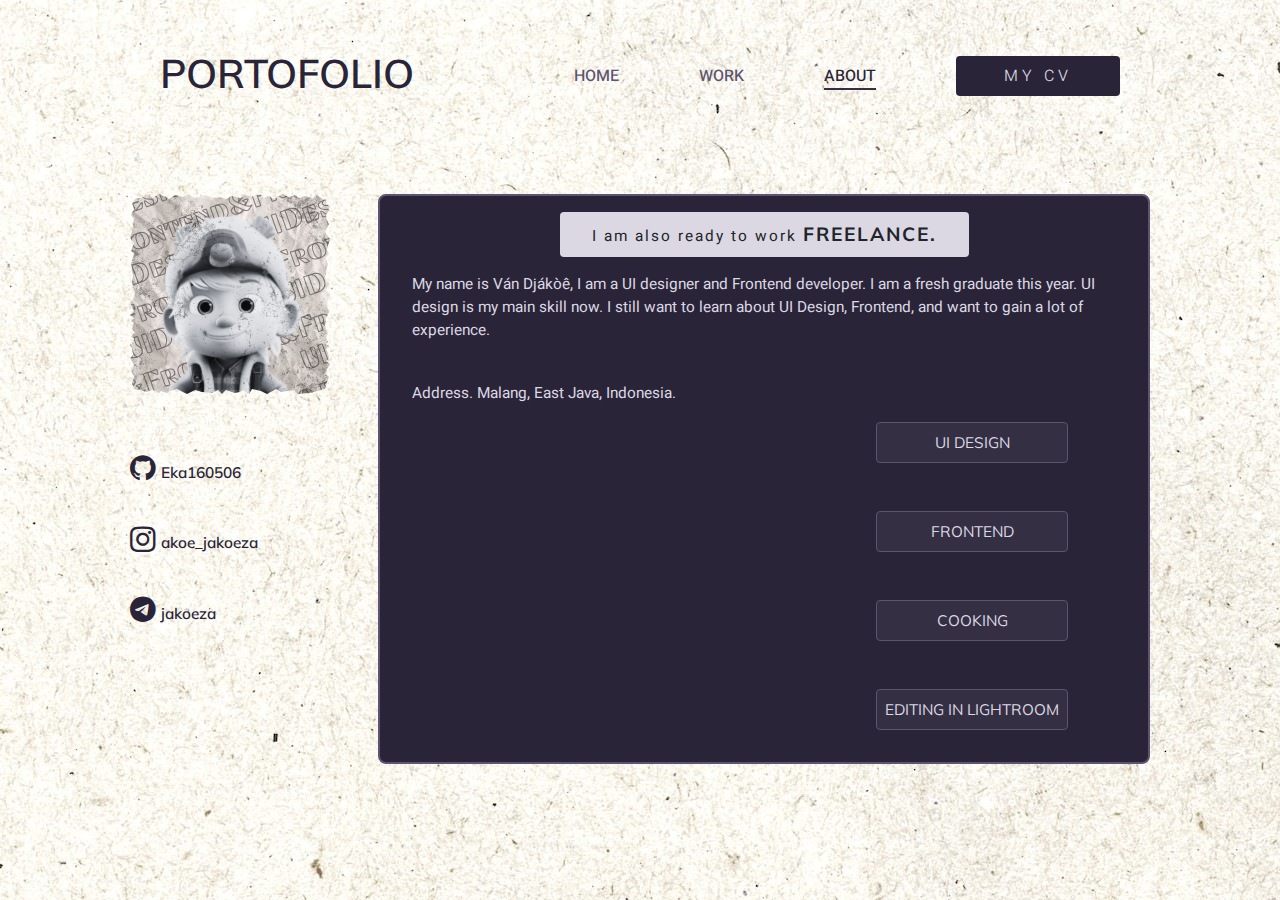
<file: about.html>
<!DOCTYPE html>
<html lang="en">
  <head>
    <meta charset="UTF-8" />
    <meta name="viewport" content="width=device-width, initial-scale=1.0" />
    <link
      rel="stylesheet"
      href="https://cdn.jsdelivr.net/npm/bootstrap@5.2.3/dist/css/bootstrap.min.css"
    />
    <link rel="stylesheet" href="https://cdn.jsdelivr.net/npm/bootstrap-icons@1.11.1/font/bootstrap-icons.css">
    <link rel="icon" href="image/icon.png">
    <link rel="stylesheet" href="style.css" />
    <title>Document</title>
  </head>
  <body>
    <section id="ketiga">
      <div class="navbar">
        <div class="logo">PORTOFOLIO</div>
        <ul>
          <li class="home"><a href="index.html">home</a></li>
          <li class="works"><a href="work.html">work</a></li>
          <li class="about"><a href="about.html">about</a></li>
          <li class="cv">
            <a
              href="https://profile.indeed.com/p/satriae-my8h689"
              target="_blank"
              >my cv</a
            >
          </li>
        </ul>
      </div>
      <div class="container">
        <div class="box">
          <div class="box-profile">
            <div class="photo">
              <img src="image/profile.png" alt="" height="200" width="200"/>
            </div>
            <div class="social">
              <ul>
                <li class="github">
                  <i class="bi bi-github"></i>
                  <a href="https://github.com/Eka160506" target="_blank">Eka160506</a>
                </li>
                <li class="instagram">
                  <i class="bi bi-instagram"></i>
                  <a href="https://instagram.com/akoe_jakoeza?igshid=NzZlODBkYWE4Ng==" target="_blank">akoe_jakoeza</a>
                </li>
                <li class="telegram">
                  <i class="bi bi-telegram"></i>
                  <a href="https://t.me/jakoeza" target="_blank">jakoeza</a>
                </li>
              </ul>
            </div>
          </div>
          <div class="box-desk">
            <div class="job">
              <p>I am also ready to work <span>freelance.</span></p>
            </div>
            <div class="desk">
              <p>My name is Ván Djákòê, I am a UI designer and Frontend developer. I am a fresh graduate this year. UI design is my main skill now. I still want to learn about UI Design, Frontend, and want to gain a lot of experience.</p>
            </div>
            <div class="box-flex">
              <div class="location">
                <p>Address. Malang, East Java, Indonesia.</p>
                <iframe src="https://www.google.com/maps/embed?pb=!1m18!1m12!1m3!1d598.8052507427535!2d112.6884133957014!3d-7.952701716455088!2m3!1f0!2f0!3f0!3m2!1i1024!2i768!4f13.1!3m3!1m2!1s0x2dd62918d6e1404b%3A0xe080063bf89d8890!2sPangkalan%20LPG%203KG%20Sulistyowati!5e0!3m2!1sid!2sid!4v1698419525783!5m2!1sid!2sid" width="400" height="300" style="border:0;" allowfullscreen="" loading="lazy" referrerpolicy="no-referrer-when-downgrade"></iframe>
              </div>
              <div class="skill">
                <ul>
                  <li>UI Design</li>
                  <li>Frontend</li>
                  <li>Cooking</li>
                  <li>Editing In Lightroom</li>
                </ul>
              </div>
            </div>
          </div>
        </div>  
      </div>
    </section>

    <!-- srcipt -->
    <script src="https://cdn.jsdelivr.net/npm/bootstrap@5.2.3/dist/js/bootstrap.bundle.min.js"></script>
  </body>
</html>
</file>
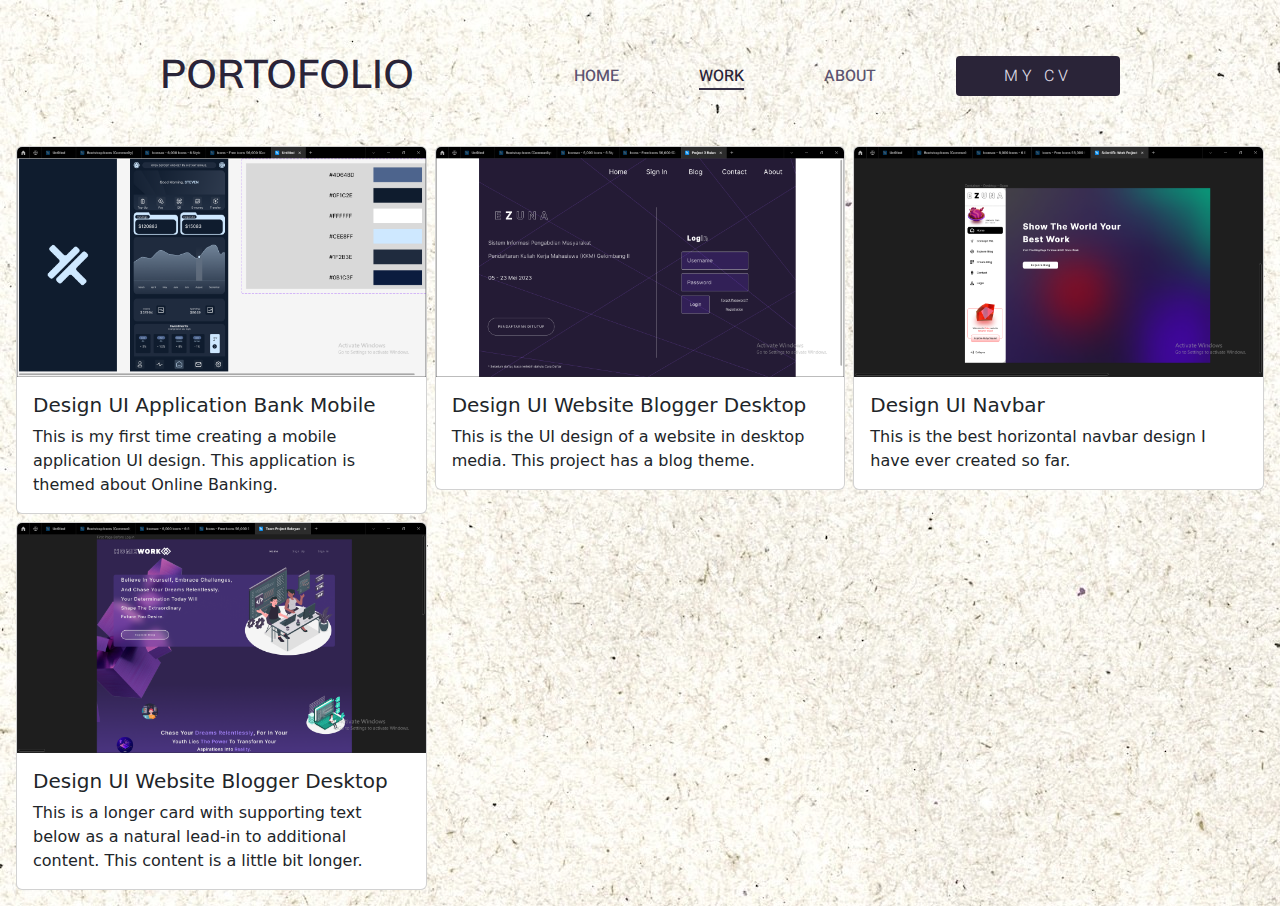
<file: work.html>
<!DOCTYPE html>
<html lang="en">
<head>
    <meta charset="UTF-8">
    <meta name="viewport" content="width=device-width, initial-scale=1.0">
    <link rel="stylesheet" href="https://cdn.jsdelivr.net/npm/bootstrap@5.2.3/dist/css/bootstrap.min.css">
    <link rel="icon" href="image/icon.png">
    <link rel="stylesheet" href="style.css">
    <title>PORTOFOLIO</title>
</head>
<body>
    <section id="kedua">
        <div class="navbar">
            <div class="logo">PORTOFOLIO</div>
            <ul>
                <li class="home"><a href="index.html">home</a></li>
                <li class="works"><a href="work.html">work</a></li>
                <li class="about"><a href="about.html">about</a></li>
                <li class="cv"><a href="https://profile.indeed.com/p/satriae-my8h689" target="_blank">my cv</a></li>
            </ul>
        </div>
        <div class="project">
            <div class="row row-cols-2 row-cols-md-3 g-2">
                <div class="col">
                    <div class="card">
                        <img src="image/page_work/00.png" class="card-img-top" alt="...">
                        <div class="card-body">
                            <h5 class="card-title">Design UI Application Bank Mobile</h5>
                            <p class="card-text">This is my first time creating a mobile application UI design. This application is themed about Online Banking.</p>
                        </div>
                    </div>
                </div>
                <div class="col">
                    <div class="card">
                        <img src="image/page_work/01.png" class="card-img-top" alt="...">
                        <div class="card-body">
                            <h5 class="card-title">Design UI Website Blogger Desktop</h5>
                            <p class="card-text">This is the UI design of a website in desktop media. This project has a blog theme.</p>
                        </div>
                    </div>
                </div>
                <div class="col">
                    <div class="card">
                        <img src="image/page_work/02.png" class="card-img-top" alt="...">
                        <div class="card-body">
                            <h5 class="card-title">Design UI Navbar</h5>
                            <p class="card-text">This is the best horizontal navbar design I have ever created so far.</p>
                        </div>
                    </div>
                </div>
                <div class="col">
                    <div class="card">
                        <img src="image/page_work/03.png" class="card-img-top" alt="...">
                        <div class="card-body">
                            <h5 class="card-title">Design UI Website Blogger Desktop</h5>
                            <p class="card-text">This is a longer card with supporting text below as a natural lead-in to additional content. This content is a little bit longer.</p>
                        </div>
                    </div>
                </div>
            </div>        
        </div>
    </section>

    <script src="	https://cdn.jsdelivr.net/npm/bootstrap@5.2.3/dist/js/bootstrap.bundle.min.js"></script>
</body>
</html>
</file>
<file: style.css>
@import url('https://fonts.googleapis.com/css2?family=Mulish:ital,wght@0,200;0,300;0,400;0,500;0,600;0,700;0,800;0,900;0,1000;1,200;1,300;1,400;1,500;1,600;1,700;1,800;1,900;1,1000&display=swap');
  @import url('https://fonts.googleapis.com/css2?family=Heebo:wght@100;200;300;400;500;600;700;800;900&display=swap');
  @import url('https://fonts.googleapis.com/css2?family=Gravitas+One&display=swap');
  @import url("https://cdn.jsdelivr.net/npm/bootstrap-icons@1.11.1/font/bootstrap-icons.css");

:root{
    --utama: #DBD8E3;
    --kedua: #5C5470;
    --ketiga: #352F44;
    --keempat: #2A2438;
    --font-heebo: 'Heebo', sans-serif;
    --font-Mulish: 'Mulish', sans-serif;
    --font-Gravitasi: 'Gravitas One', serif;
}

*{
    margin: 0;
    padding: 0;
    box-sizing: border-box;
    text-decoration: none;
    list-style: none;
}

body{
    background-image: url('image/bg.jpg');
}

#pertama .navbar{
    display: flex;
    justify-content: space-between;
    margin: 2rem 10rem;
}

#pertama .navbar .logo{
    color: var(--keempat);
    font-family: var(--font-Mulish);
    font-weight: 600;
    font-size: 40px;
}

#pertama .navbar ul{
    display: flex;
}

#pertama .navbar ul li{
    margin: 1.5rem 0rem 0rem 5rem;
}

#pertama .navbar ul li a{
    font-size: 16px;
    color: var(--kedua);
    font-family: var(--font-heebo);
    text-transform: uppercase;
    font-weight: 500;
}

#pertama .navbar ul .home{
    border-bottom: 2px solid var(--ketiga);
    text-align: center;
}

#pertama .navbar ul .home a{
    color: var(--keempat);
    text-decoration: none;
}

#pertama .navbar ul .cv a{
    background-color: var(--keempat);
    padding: 0.5rem 3rem;
    color: var(--utama);
    border-radius: 4px;
    font-weight: 300;
    letter-spacing: 4px;
}

#pertama .container{
    margin-top: 5rem;
}

#pertama .container .name{
    display: flex;
    justify-content: center;
    background-color: transparent;
    border: 2px solid var(--keempat);
    backdrop-filter: blur(2px);
    -webkit-backdrop-filter: blur(2px);
    max-height: 3.5rem;
    max-width: 30rem;
    margin: auto;
    border-radius: 4px;
    box-shadow: 8px 8px 16px var(--keempat);
}

#pertama .container .name img{
    margin: 0.2rem 0.5rem 0rem 0rem;
}

#pertama .container .name p{
    font-size: 20px;
    font-family: var(--font-heebo);
    font-weight: 400;
    color: var(--keempat);
    margin-top: 8px;
}

#pertama .container .normal{
    font-size: 152px;
    font-family: var(--font-Gravitasi);
    text-align: center;
    margin-left: -3rem;
    color: var(--ketiga);
}

#pertama .container .line{
    font-size: 160px;
    font-family: var(--font-Gravitasi);
    line-height: 10rem;
    -webkit-text-stroke-width: 3px;
    -webkit-text-stroke-color: var(--keempat);
    color: transparent;
    text-align: center;
    margin-left: -3rem;
}

#pertama .container .undertext{
    display: flex;
    justify-content: space-between;
    margin: 0rem -2rem;
}

#pertama .container .undertext .location{
    font-family: var(--font-Mulish);
    font-size: 20px;
    font-weight: 500;
    color: var(--keempat);
}

#pertama .container .undertext .linelanjutan{
    font-family: var(--font-Mulish);
    font-size: 20px;
}


/* ~~~~~~~~  WORK PAGE  ~~~~~~~~ */

#kedua .navbar{
    display: flex;
    justify-content: space-between;
    margin: 2rem 10rem;
}

#kedua .navbar .logo{
    color: var(--keempat);
    font-family: var(--font-Mulish);
    font-weight: 600;
    font-size: 40px;
}

#kedua .navbar ul{
    display: flex;
}

#kedua .navbar ul li{
    margin: 1.5rem 0rem 0rem 5rem;
}

#kedua .navbar ul li a{
    font-size: 16px;
    color: var(--kedua);
    font-family: var(--font-heebo);
    text-transform: uppercase;
    font-weight: 500;
}

#kedua .navbar ul .home a, .works a, .about a, .cv a{
    text-decoration: none;
}

#kedua .navbar ul .works{
    border-bottom: 2px solid var(--ketiga);
    text-align: center;
}

#kedua .navbar ul .works a{
    color: var(--keempat);
}

#kedua .navbar ul .cv a{
    background-color: var(--keempat);
    padding: 0.5rem 3rem;
    color: var(--utama);
    border-radius: 4px;
    font-weight: 300;
    letter-spacing: 4px;
}

#kedua .project{
    margin: 1rem;
}

/* about page */


#ketiga .navbar{
    display: flex;
    justify-content: space-between;
    margin: 2rem 10rem;
}

#ketiga .navbar .logo{
    color: var(--keempat);
    font-family: var(--font-Mulish);
    font-weight: 600;
    font-size: 40px;
}

#ketiga .navbar ul{
    display: flex;
}

#ketiga .navbar ul li{
    margin: 1.5rem 0rem 0rem 5rem;
}

#ketiga .navbar ul li a{
    font-size: 16px;
    color: var(--kedua);
    font-family: var(--font-heebo);
    text-transform: uppercase;
    font-weight: 500;
}

#ketiga .navbar ul .home a, .works a{
    text-decoration: none;
}

#ketiga .navbar ul .about{
    border-bottom: 2px solid var(--ketiga);
    text-align: center;
}

#ketiga .navbar ul .about a{
    color: var(--keempat);
    text-decoration: none;
}

#ketiga .navbar ul .cv a{
    background-color: var(--keempat);
    padding: 0.5rem 3rem;
    color: var(--utama);
    border-radius: 4px;
    font-weight: 300;
    letter-spacing: 4px;
}

#ketiga .container{
    display: flex;
}

#ketiga .container .box{
    width: 100%;
    min-height: 500px;
    border-radius: 8px;
    display: flex;
}

#ketiga .container .box .box-profile .social{
    margin: 0rem 3rem 0rem 0rem;
    padding: 0rem;
}

#ketiga .container .box .box-profile .social ul{
    width: 100%;
    text-align: start;
}

#ketiga .container .box .box-profile .social ul li{
    padding: 0.5rem 0rem;
    margin: 1rem 1rem;
    font-size: 1.2vw;
}

#ketiga .container .box .box-profile .social ul li i{
    font-size: 2vw;
    color: var(--keempat);
}

#ketiga .container .box .box-profile .social ul li a{
    font-size: 1.2vw;
    font-family: var(--font-Mulish);
    color: var(--keempat);
    text-decoration: none;
    font-weight: 600;
    transition: 0.5s;
}

#ketiga .container .box .box-profile .social ul li a:hover{
    text-decoration: underline;
    font-size: 1.3vw;
}

#ketiga .container .box .photo{
    -webkit-mask-image: url("image/bg-profile.png");
    mask-image: url("image/bg-profile.png");
    -webkit-mask-repeat: no-repeat;
    mask-repeat: no-repeat;
    margin: 3rem;
}

#ketiga .container .box .box-desk{
    margin: 3rem 3rem 3rem 0rem;
    width: 100%;
    border-radius: 8px;
    border: 2px solid var(--kedua);
    background-color: var(--keempat);
}

#ketiga .container .box .box-desk .job{
    max-width: 100%;
    display: flex;
    justify-content: center;
}

#ketiga .container .box .box-desk .job p{
    max-width: 70%;
    min-width: 30%;
    margin: 1rem 0rem;
    padding: 0.5rem 2rem;
    letter-spacing: 2px;
    background-color: var(--utama);
    font-size: 1.2vw;
    font-family: var(--font-heebo);
    text-align: center;
    font-weight: 400;
    border-radius: 4px;
}

#ketiga .container .box .box-desk .job span{
    font-size: 1.5vw;
    font-weight: 700;
    font-family: var(--font-Mulish);
    text-transform: uppercase;
}

#ketiga .container .box .box-desk .desk{
    width: 100%;
}

#ketiga .container .box .box-desk .desk p{
    padding: 0rem 2rem 1rem 2rem;
    font-size: 1.2vw;
    font-family: var(--font-heebo);
    color: var(--utama);
}

#ketiga .container .box .box-desk .box-flex{
    display: flex;
}

#ketiga .container .box .box-desk .box-flex .location{
    margin: 0.5rem 1rem 1rem 2rem;
}

#ketiga .container .box .box-desk .box-flex .location iframe{
    border-radius: 4px;
    max-width: 100%;
}

#ketiga .container .box .box-desk .box-flex .location p{
    font-size: 1.2vw;
    color: var(--utama);
    font-family: var(--font-heebo);
    font-weight: 400;
}

#ketiga .container .box .box-desk .box-flex .skill{
    max-width: 80%;
    margin: 0rem 2rem 1rem 0rem;
}

#ketiga .container .box .box-desk .box-flex .skill ul li{
    max-width: 100%;
    background-color: var(--ketiga);
    border: 1px solid var(--kedua);
    border-radius: 4px;
    font-size: 1.2vw;
    margin: 3rem 1rem 1rem 1rem;
    padding: 0.5rem;
    color: var(--utama);
    text-align: center;
    text-transform: uppercase;
    font-family: var(--font-Mulish);
}
</file>
